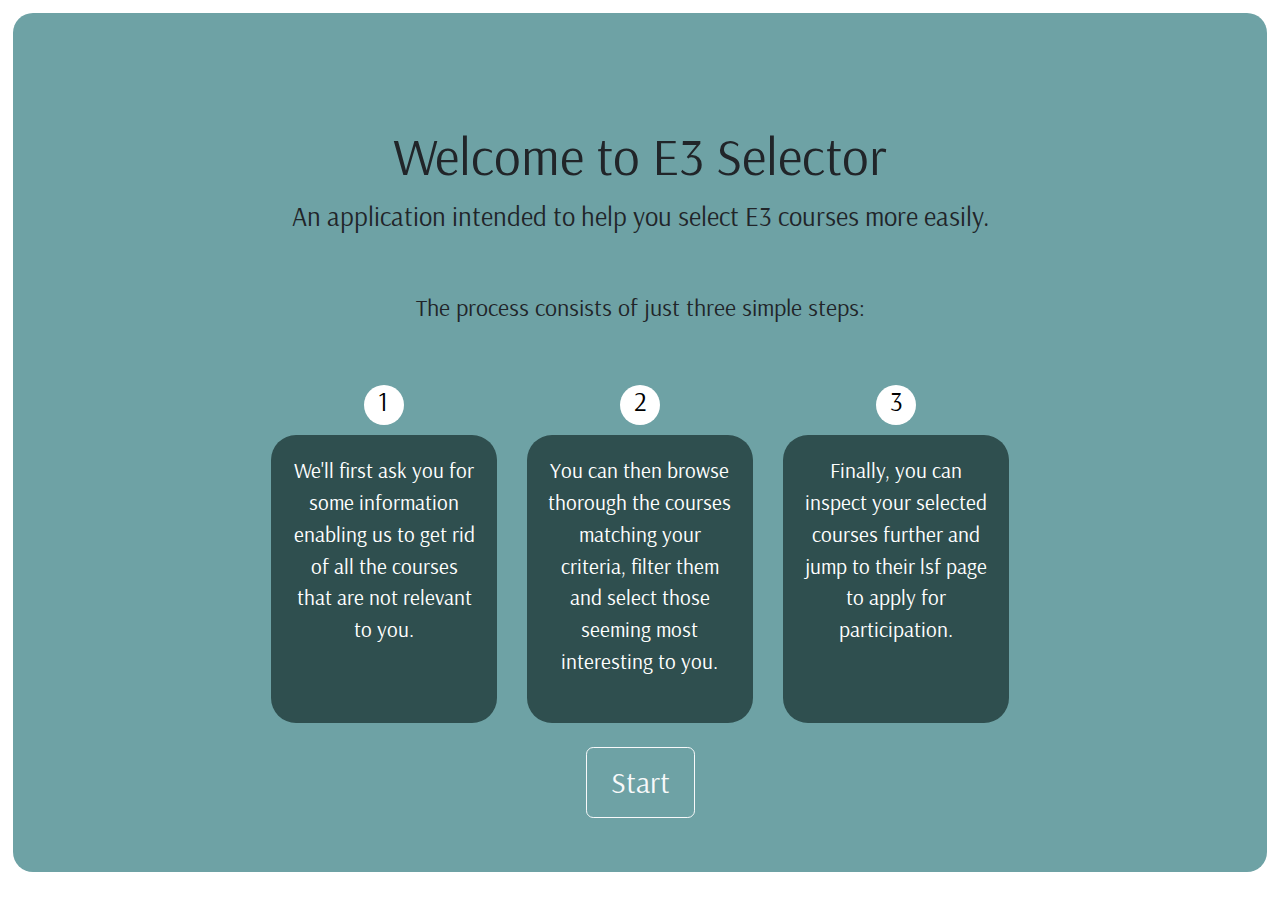
<file: index.html>
<!DOCTYPE html>
<html lang="en">
<head>
    <meta http-equiv="refresh" content="0; url=../Application/0-landing-page/landing-page.html"/>
    <title>E3 Selector</title>
</head>
<body>

</body>
</html>
</file>
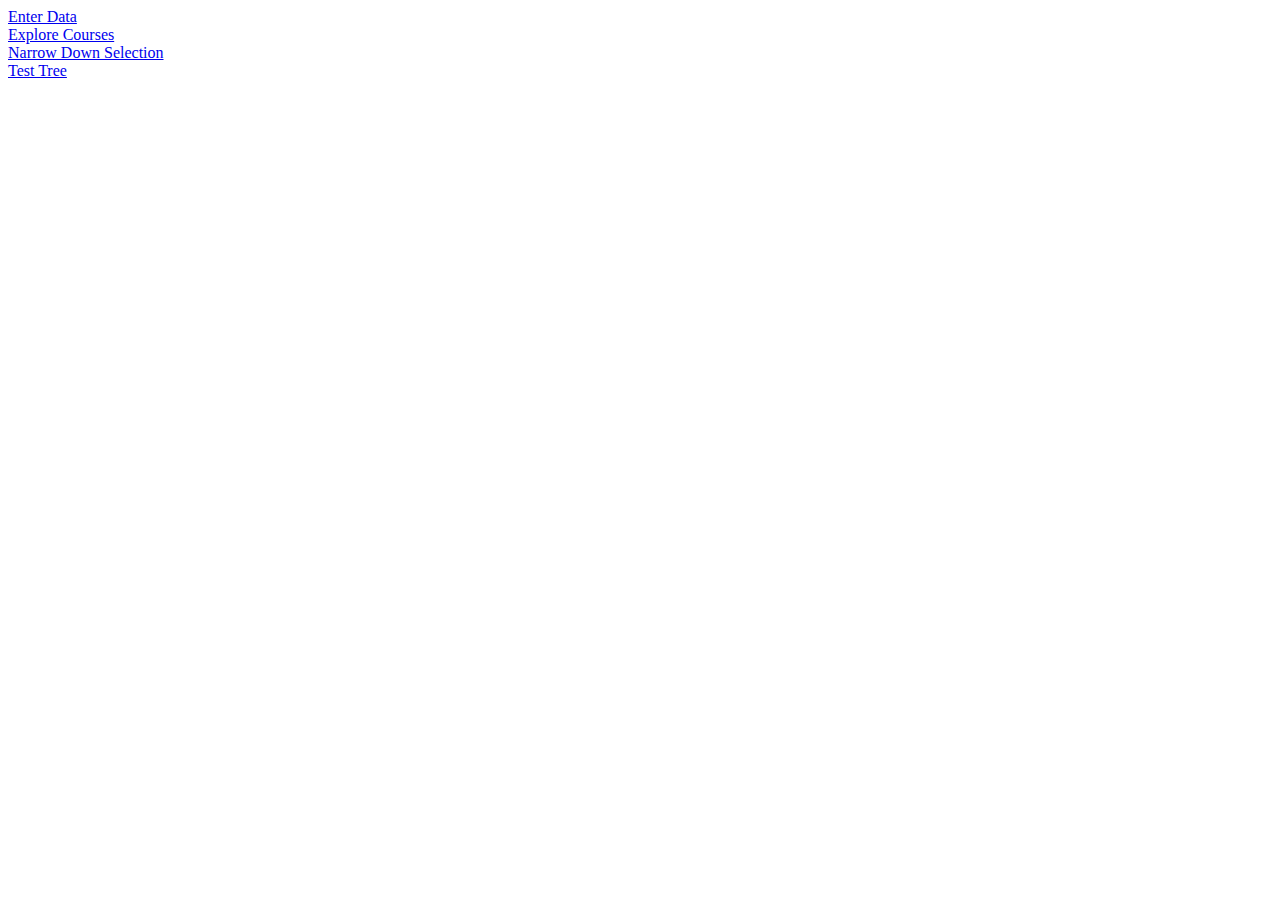
<file: LAVA_project/Application/old/index.html>
<!DOCTYPE html>
<html lang="en">
    <head>
		<!-- Required meta tags -->
        <meta charset="utf-8">
		
		<title>E3 Selector</title>
    </head>
    <body>
		<div style="display:block">
			<a href="page1.html">Enter Data</a>
		<div>
		<div style="display:block">
			<a href="page2.html">Explore Courses</a>
		<div>
		<div style="display:block">
			<a href="page3.html">Narrow Down Selection</a>
		<div>
        <div style="display:block">
			<a href="treev5.html">Test Tree</a>
		<div>
    </body>
</html>
</file>
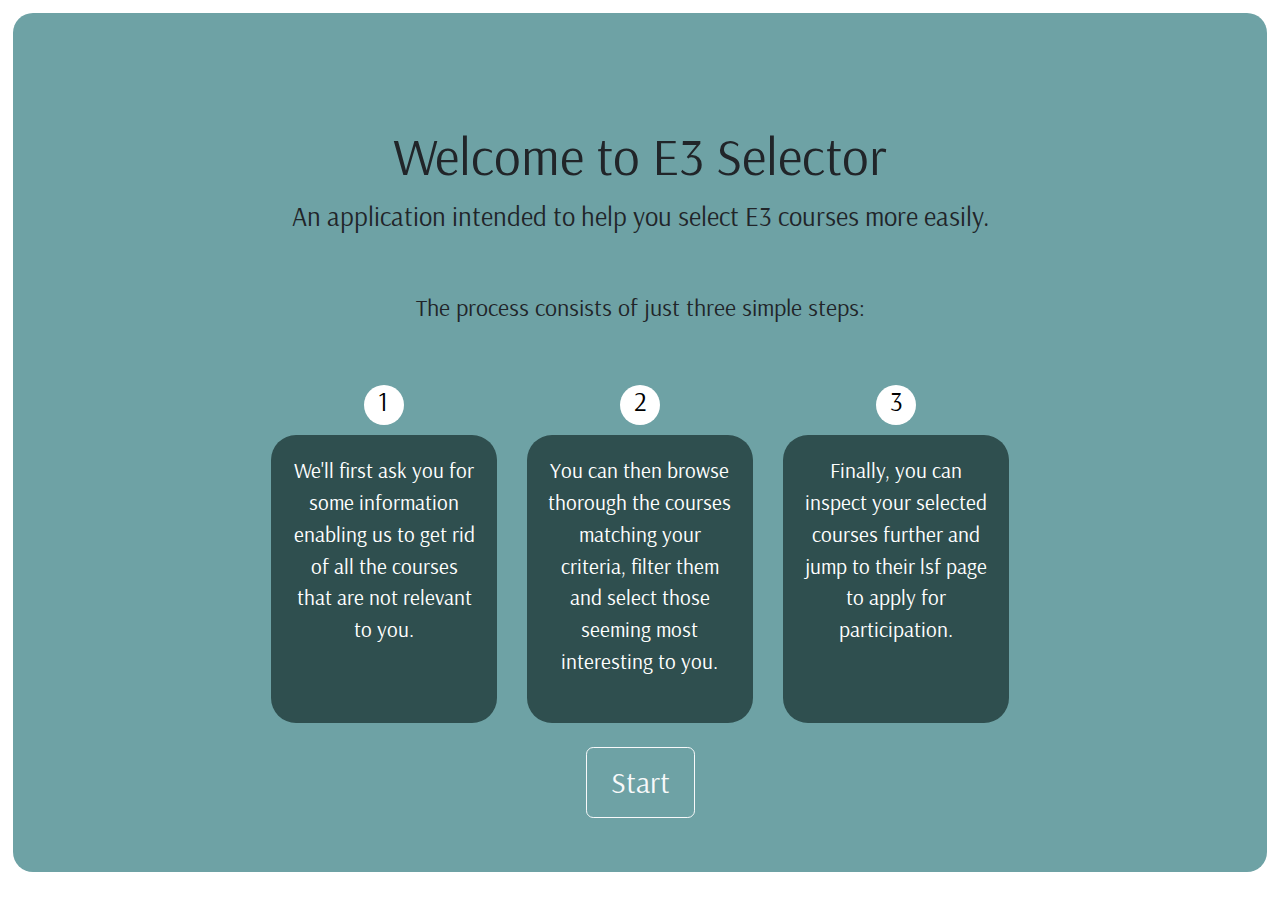
<file: Application/0-landing-page/landing-page.html>
<!DOCTYPE html>
<html lang="en">
<head>

    <meta charset="utf-8">
    <meta name="viewport" content="width=device-width, initial-scale=1, shrink-to-fit=no">
    
    <title>E3 Selector</title>
    <link rel="shortcut icon" href="../E3_icon.ico"/>

    <!-- CSS Files -->
    <link href='https://fonts.googleapis.com/css?family=Arsenal' rel='stylesheet'>
    <link rel="stylesheet" href="../scripts/bootstrap.min.css">
    <link rel="stylesheet" href="../0-landing-page/landing-page.css">

    <!-- JS Files -->
    <script type="text/javascript" src="../scripts/d3.min.js"></script>
    <script type="text/javascript" src="../scripts/dataStorage.js"></script>
        
</head>
<body>
    
    <div id='landingPage' class='centered'>
        <h1>Welcome to E3 Selector</h1>
        <h2 class='subtitle'>An application intended to help you select E3 courses more easily.</h2>
        <h3 class='subtitle'>The process consists of just three simple steps:</h3>
        <div class="smaller">
            <div class='row'>
                <div class='col-md-4 step'><p class='column'>
                    We'll first ask you for some information enabling us to get rid of all the courses that are not relevant to you. 
                </p></div>
                <div class='col-md-4 step'><p class='column'>
                    You can then browse thorough the courses matching your criteria, filter them and select those seeming most interesting to you.
                </p></div>
                <div class='col-md-4 step'><p class='column'>
                        Finally, you can inspect your selected courses further and jump to their lsf page to apply for participation.
                </p></div>
            </div>  
        </div> 
    <button class="btn btn-outline-light btn-lg" onclick="showFirstPage()" id="startButton" >Start</button>
    </div>

    <script>
    //Draw the steps describing the application
        stepIndex = [1, 2, 3];
        
        //Append circles
        d3.select('#landingPage')
            .selectAll('.col-md-4')
            .insert("svg", ":first-child")
            .attr('height', '40px')
            .attr('width', '40px')
            .append('g')
            .data(stepIndex)
            .append('circle')
            .attr('r', 20)
            .attr('cx', '50%')
            .attr('cy', '50%')
            .attr('fill', 'white');

        //Place text in circles
        d3.select('#landingPage')
            .selectAll('g')
            .append('text')
            .text(function (d) { return d; })
            .attr('x', '36%')
            .attr('y', '65%')
            .attr('style', 'font-color:black;font-size:20pt')

        function showFirstPage() {
            clearAll();
            window.location.href="../1-personal-information-page/personal-information-page.html"
        } 
    </script>
</body>
</html>
</file>
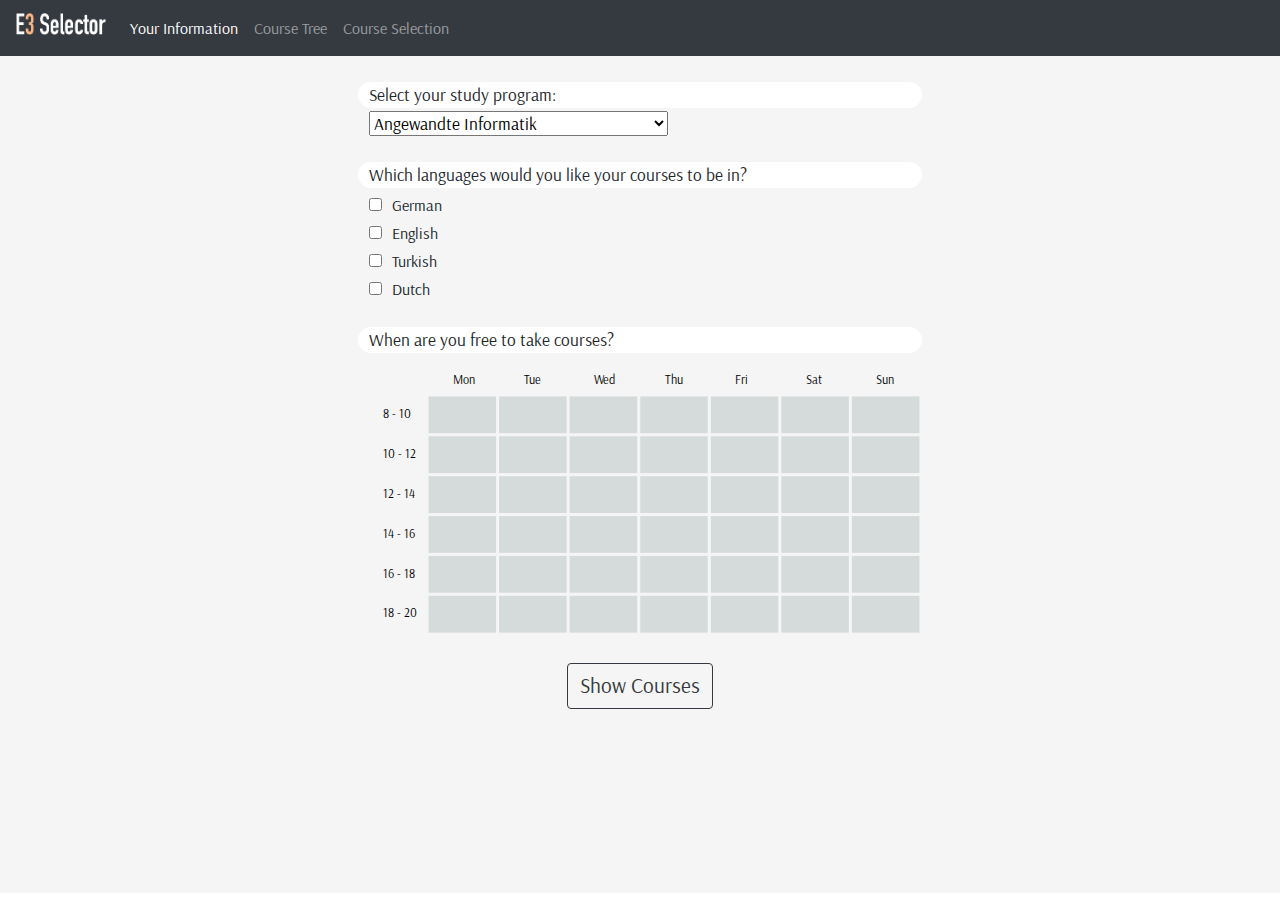
<file: Application/1-personal-information-page/personal-information-page.html>
<!DOCTYPE html>
<html lang="en">
<head>

    <meta charset="utf-8">
    <meta name="viewport" content="width=device-width, initial-scale=1, shrink-to-fit=no">
    
    <title>E3 Selector</title>
    <link rel="shortcut icon" href="../E3_icon.ico"/>

    <!-- CSS Files -->
    <link href='https://fonts.googleapis.com/css?family=Arsenal' rel='stylesheet'>
    <link rel="stylesheet" href="../scripts/bootstrap.min.css">
    <link rel="stylesheet" href="personal-information-page.css">

    <!-- JS Files -->
    <script type="text/javascript" src="../scripts/d3.min.js"></script> 
    <script type="text/javascript" src="../scripts/dataStorage.js"></script>

</head>
<body>
    
    <nav class="navbar navbar-expand-lg navbar-dark bg-dark fixed-top">
        <a class="navbar-brand" href="../0-landing-page/landing-page.html">
            <img src="../Logo.png" width="90" height="22" class="d-inline-block align-top" alt="">
        </a>
        <button class="navbar-toggler" type="button" data-toggle="collapse" data-target="#navbarNavAltMarkup" aria-controls="navbarNavAltMarkup" aria-expanded="false" aria-label="Toggle navigation">
            <span class="navbar-toggler-icon"></span>
        </button>
        <div class="collapse navbar-collapse" id="navbarNavAltMarkup">
            <div class="navbar-nav">
                <a class="nav-item nav-link active" href="../1-personal-information-page/personal-information-page.html">Your Information<span class="sr-only">(current)</span></a>
                <a class="nav-item nav-link" href="../2-course-tree-page/course-tree-page.html">Course Tree</a>         
                <a class="nav-item nav-link" href="../3-selection-page/selection-page.html">Course Selection</a>        
            </div>
        </div>
    </nav> 
    
    <div id="form">
        <div class = "selection">
            <p>Select your study program:</p>
            <select id=studyProgram>
                <option value="Angewandte Informatik">Angewandte Informatik</option>
                <option value="Bauingenieurwesen">Bauingenieurwesen</option>
                <option value="Elektrotechnik und Informationstechnik">Elektrotechnik und Informationstechnik</option>
                <option value="ISE">ISE</option>
                <option value="Komedia">Komedia</option>
                <option value="Maschinenbau">Maschinenbau</option>
                <option value="MedizinTechnik">Medizintechnik</option>
                <option value="Nano Engineering">Nano Engineering</option>
                <option value="Wirtschaftsingenieurwesen">Wirtschaftsingenieurwesen</option>
            </select>
        </div>
    
        <div class = "selection">
            <p>Which languages would you like your courses to be in?</p>
                <input type="checkbox" name="ok_languages" value="Deutsch" id="de" class="languageSelection">
                    <label for="de">German</label><br>
                <input type="checkbox" name="ok_languages" value="Englisch" id="en" class="languageSelection">
                    <label for="en">English</label><br>
                <input type="checkbox" name="ok_languages" value="Türkisch" id="tu" class="languageSelection">
                    <label for="tu">Turkish</label><br>
                <input type="checkbox" name="ok_languages" value="Niederländisch" id="nl" class="languageSelection">
                    <label for="nl">Dutch</label><br>
        </div>
    
        <div id="availability"  class="selection">
            <p>When are you free to take courses?</p>
        </div>
        <div class="centered">
        <button type="button" id="showNextPage" class="btn btn-outline-dark">Show Courses</button>
        </div>
    </div>
    
    <script type="text/javascript" src="personal-information-page.js"></script>
    <script src="../scripts/jquery-3.4.1.slim.min.js.css"></script>
    <script src="../scripts/bootstrap.min.js"></script>
</body>
</html>
</file>
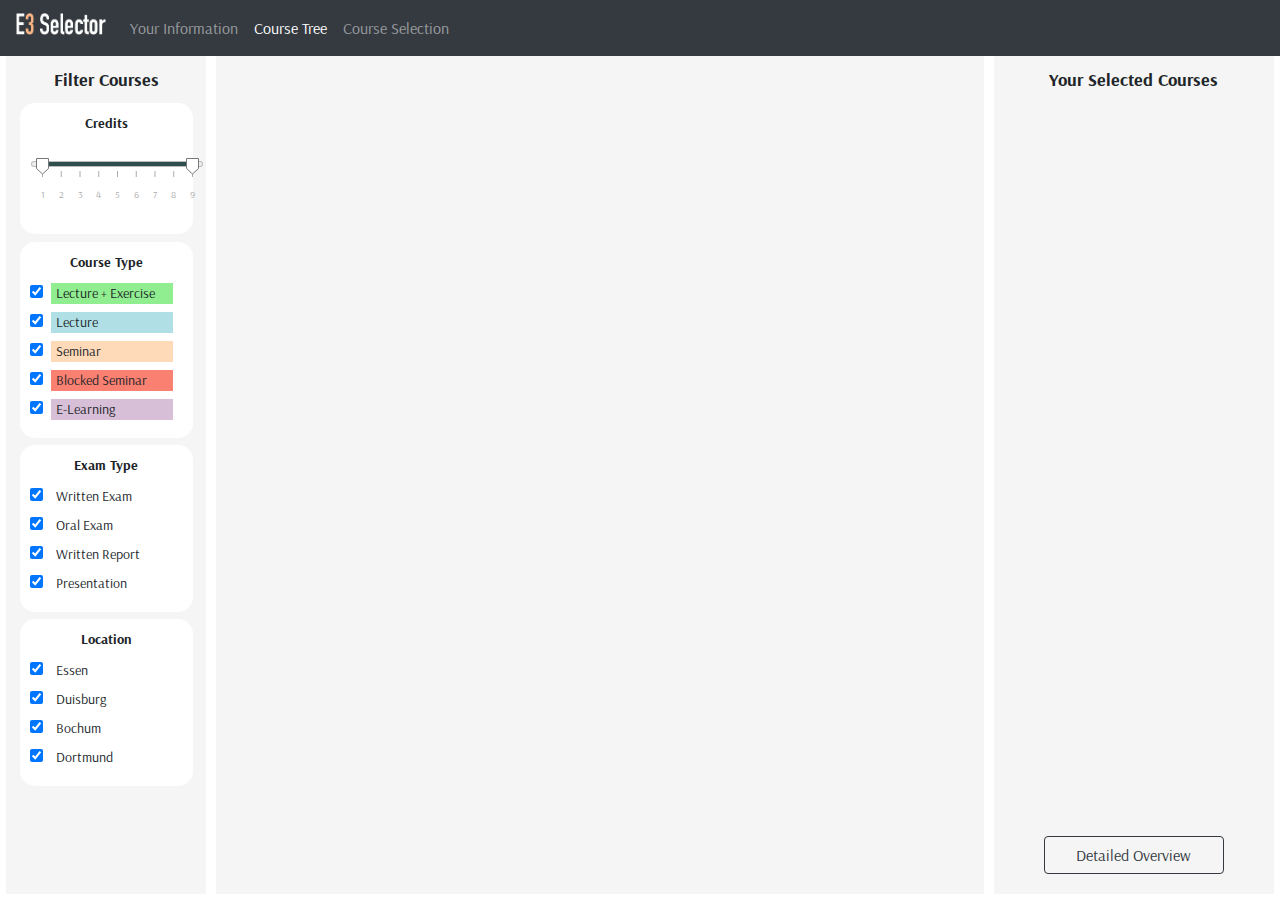
<file: Application/2-course-tree-page/course-tree-page.html>
<!DOCTYPE html>
<html lang="en">
<head>

    <meta charset="utf-8">
    <meta name="viewport" content="width=device-width, initial-scale=1, shrink-to-fit=no">
    
    <title>E3 Selector</title>
    <link rel="shortcut icon" href="../E3_icon.ico"/>

    <!-- CSS Files -->
    <link href='https://fonts.googleapis.com/css?family=Arsenal' rel='stylesheet'>
    <link rel="stylesheet" href="../scripts/bootstrap.min.css">
    <link rel="stylesheet" href="course-tree-page.css">

    <!-- JS Files -->
    <script type="text/javascript" src="../scripts/d3.min.js"></script>
    <script type="text/javascript" src="../scripts/slider.min.js.css"></script>
    <script type="text/javascript" src="../scripts/radarChart.js"></script>  
    <script type="text/javascript" src="../scripts/dataStorage.js"></script>
        
</head>
<body>
    <div id="page2">
        
        <nav class="navbar navbar-expand-lg navbar-dark bg-dark fixed-top">
            <a class="navbar-brand" href="../0-landing-page/landing-page.html">
                <img src="../Logo.png" width="90" height="22" class="d-inline-block align-top" alt="">
            </a>
            <button class="navbar-toggler" type="button" data-toggle="collapse" data-target="#navbarNavAltMarkup" aria-controls="navbarNavAltMarkup" aria-expanded="false" aria-label="Toggle navigation">
                <span class="navbar-toggler-icon"></span>
            </button>
            <div class="collapse navbar-collapse" id="navbarNavAltMarkup">
                <div class="navbar-nav">
                    <a class="nav-item nav-link" href="../1-personal-information-page/personal-information-page.html">Your Information</a>
                    <a class="nav-item nav-link active" href="../2-course-tree-page/course-tree-page.html">Course Tree<span class="sr-only">(current)</span></a>         
                    <a class="nav-item nav-link" href="../3-selection-page/selection-page.html">Course Selection</a>        
                </div>
            </div>
        </nav> 
        
        <div>
            <div id="leftPanel" class="panel">
                <p class="panelTitle caption">
                    Filter Courses
                </p>
                <div class="filterClass" style="background-color:white;">
                    <p class='caption'>Credits</p>
                    <div id="slider-range"></div>
                </div>
                <div style="background-color:white;" class="filterClass">
                    <p class='caption'>Course Type</p>
                    <input type="checkbox" name="Type" value="VL/Übung" id="lec_ex" class="courseTypeSelection">
                    <label for="lec_ex" style="background-color:lightgreen;">Lecture + Exercise</label><br>
                    <input type="checkbox" name="Type" value="Vorlesung" id="lec" class="courseTypeSelection">
                    <label for="lec" style="background-color:powderblue;">Lecture</label><br>
                    <input type="checkbox" name="Type" value="Seminar" id="sem" class="courseTypeSelection">
                    <label for="sem" style="background-color:peachpuff">Seminar</label><br>
                    <input type="checkbox" name="Type" value="Blockseminar" id="sem_bl" class="courseTypeSelection">
                    <label for="sem_bl" style=background-color:salmon>Blocked Seminar</label><br>
                    <input type="checkbox" name="Type" value="E-Learning" id="e_learn" class="courseTypeSelection">
                    <label for="e_learn" style="background-color:thistle">E-Learning</label><br>
                </div>
                <div style="background-color:white;" class="filterClass">
                    <p class='caption'>Exam Type</p>
                    <input type="checkbox" name="Exam" value="Klausur" id="exam" class="examSelection">
                    <label for="exam">Written Exam</label><br>
                    <input type="checkbox" name="Exam" value="Mündliche Prüfung" id="oral" class="examSelection">
                    <label for="oral">Oral Exam</label><br>
                    <input type="checkbox" name="Exam" value="Schriftliche Ausarbeitung" id="report" class="examSelection">
                    <label for="report">Written Report</label><br>
                    <input type="checkbox" name="Exam" value="Präsentation" id="presentation" class="examSelection">
                    <label for="presentation">Presentation</label><br>
                </div>
                <div style="background-color:white;" class="filterClass">
                    <p class='caption'>Location</p>
                    <input type="checkbox" name="Location" value="Essen" id="essen" class="locationSelection">
                    <label for="essen">Essen</label><br>
                    <input type="checkbox" name="Location" value="Duisburg" id="duisburg" class="locationSelection">
                    <label for="duisburg">Duisburg</label><br>
                    <input type="checkbox" name="Location" value="Bochum" id="bochum" class="locationSelection">
                    <label for="bochum">Bochum</label><br>
                    <input type="checkbox" name="Location" value="Dortmund" id="dortmund" class="locationSelection">
                    <label for="dortmund">Dortmund</label><br>
                </div>
            </div>

            <div id="middlePanel" class="panel">
                <svg id="treeSVG">
                </svg>
            </div>
            
            <div id="rightPanel" class="panel">
                <p class="panelTitle caption">
                    Your Selected Courses
                </p>
                <div id=selectedCoursesPanel>
                </div>
                <button type="button" class="btn btn-outline-dark" id="detailedViewButton">Detailed Overview</button>
            </div>  
        </div>
    </div>

    <script type="text/javascript" src="course-tree-page.js"></script>
    <script src="../scripts/jquery-3.4.1.slim.min.js.css"></script>
    <script src="../scripts/bootstrap.min.js"></script>
   
</body>
</html>
</file>
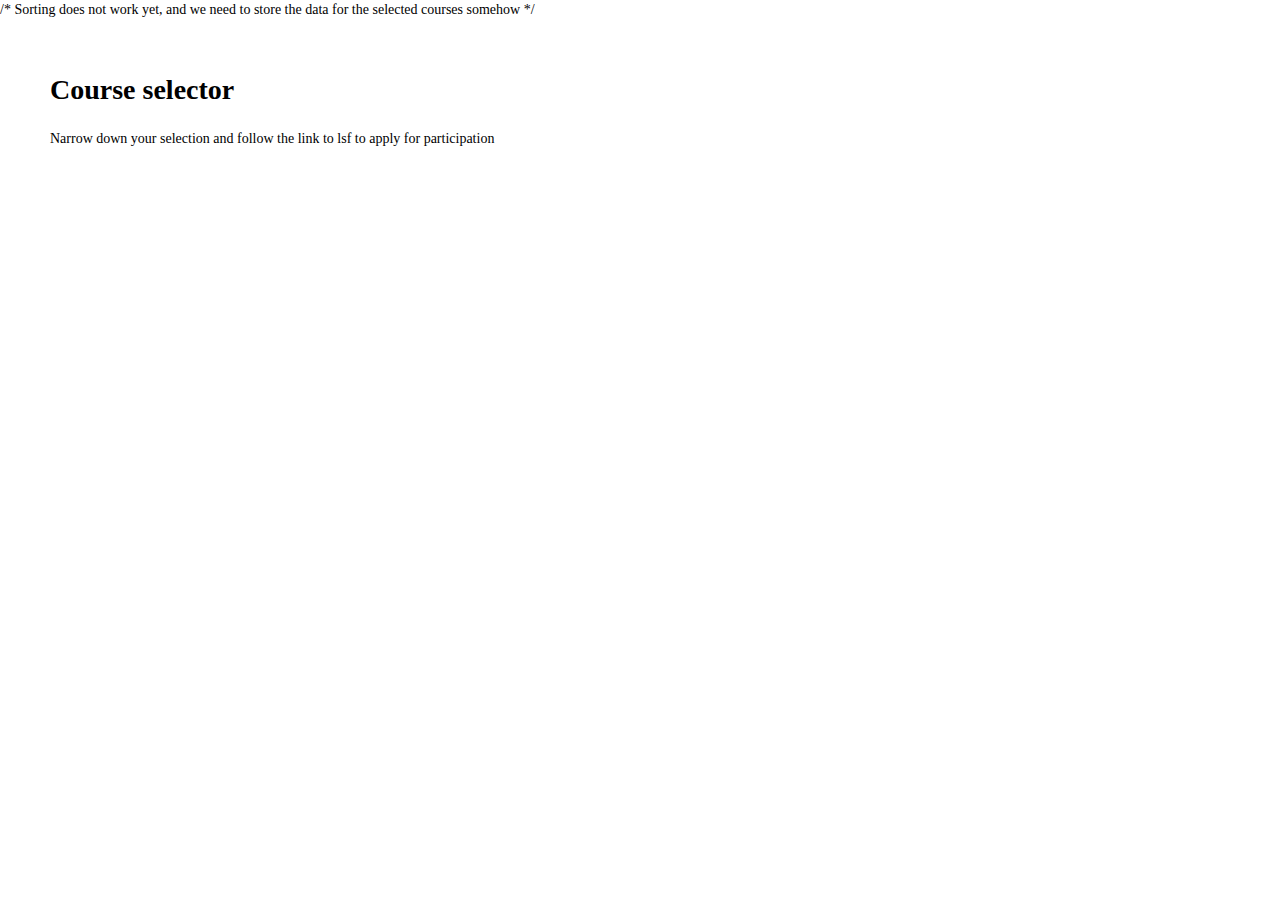
<file: LAVA_project/Application/page3.html>
<!DOCTYPE html>
<html>

    
    
<head>
    
    /* 
	Sorting does not work yet,
    and we need to store the data for the selected courses somehow
	*/
    
	<meta charset='UTF-8'>
	
	<title>E3 Selector: Manage your selected courses</title>
	
	<meta name="viewport" content="width=device-width, initial-scale=1.0">
	
	<!--[if !IE]><!-->
	<style>
	* { 
	  margin: 0; 
	  padding: 0; 
     }
     body { 
	   font: 14px/1.4 Georgia, Serif; 
     }
    #page-wrap {
	  margin: 50px;
    }
    p {
	 margin: 20px 0; 
    }

	/* 
	Generic Styling, for Desktops/Laptops 
	*/
	table { 
		width: 100%; 
		border-collapse: collapse; 
	}
	/* Zebra striping */
	tr:nth-of-type(odd) { 
		background: #eee; 
	}
	th { 
		background: #333; 
		color: white; 
		font-weight: bold; 
		cursor: s-resize;
		background-repeat: no-repeat;
        background-position: 3% center;
	}
	td, th { 
		padding: 6px; 
		border: 1px solid #ccc; 
		text-align: left; 
	}
	
	th.des:after {
      content: "\21E9";
    }
    
    th.aes:after {
      content: "\21E7";
    }
	
	/* 
	Max width before this PARTICULAR table gets nasty
	This query will take effect for any screen smaller than 760px
	and also iPads specifically.
	*/
	@media 
	only screen and (max-width: 760px),
	(min-device-width: 768px) and (max-device-width: 1024px)  {
	
		/* Force table to not be like tables anymore */
		table, thead, tbody, th, td, tr { 
			display: block; 
		}
		
		/* Hide table headers (but not display: none;, for accessibility) */
		thead tr { 
			position: absolute;
			top: -9999px;
			left: -9999px;
		}
		
		tr { border: 1px solid #ccc; }
		
		td { 
			/* Behave  like a "row" */
			border: none;
			border-bottom: 1px solid #eee; 
			position: relative;
			padding-left: 50%; 
		}
		
		td:before { 
			/* Now like a table header */
			position: absolute;
			/* Top/left values mimic padding */
			top: 6px;
			left: 6px;
			width: 45%; 
			padding-right: 10px; 
			white-space: nowrap;
		}
		
		/*
		Label the data
		*/
		td:before {
		  content: attr(data-th) ": ";
          font-weight: bold;
          width: 6.5em;
          display: inline-block;
		}
	}
	
	/* Smartphones (portrait and landscape) ----------- */
	@media only screen
	and (min-device-width : 320px)
	and (max-device-width : 480px) {
		body { 
			padding: 0; 
			margin: 0; 
			width: 320px; }
		}
	
	/* iPads (portrait and landscape) ----------- */
	@media only screen and (min-device-width: 768px) and (max-device-width: 1024px) {
		body { 
			width: 495px; 
		}
	}
	
	</style>
	<!--<![endif]-->

</head>

<body>

	<div id="page-wrap">

	<h1>Course selector</h1>
    
	<p>Narrow down your selection and follow the link to lsf to apply for participation</p>

	</div>
	<script type="text/javascript" src="https://d3js.org/d3.v3.min.js"></script>
	<script type="text/javascript">
	  d3.csv("e3_courses_reoccurrenceAndMyProf.csv", function(error, data) {
		  if (error) throw error;
		  
		  var sortAscending = true;
		  var table = d3.select('#page-wrap').append('table');
		  var titles = d3.keys(data[0]);
          titles = ["title","recommendation (0-100)","Credits","Veranstaltungsart","Leistungsnachweis_manual","Location","Sprache"];
		  var headers = table.append('thead').append('tr')
		                   .selectAll('th')
		                   .data(titles)
                           .enter()
		                   .append('th')
		                   .text(function (d) {
			                    return d;
		                    })
		                   .on('click', function (d) {
		                	   headers.attr('class', 'header');
		                	   
		                	   if (sortAscending) {
		                	     rows.sort(function(a, b) { return b[d] < a[d]; });
		                	     sortAscending = false;
		                	     this.className = 'aes';
		                	   } else {
		                		 rows.sort(function(a, b) { return b[d] > a[d]; });
		                		 sortAscending = true;
		                		 this.className = 'des';
		                	   }
		                	   
		                   });
		  
		  var rows = table.append('tbody').selectAll('tr')
		               .data(data).enter()
		               .append('tr');
		  rows.selectAll('td')
		    .data(function (d) {
		    	return titles.map(function (k) {
		    		return { 'value': d[k], 'name': k};
		    	});
		    }).enter()
		    .append('td')
		    .attr('data-th', function (d) {
		    	return d.name;
		    })
		    .text(function (d) {
		    	return d.value;
		    });
	  });
	</script>
</body>

</html>
</file>
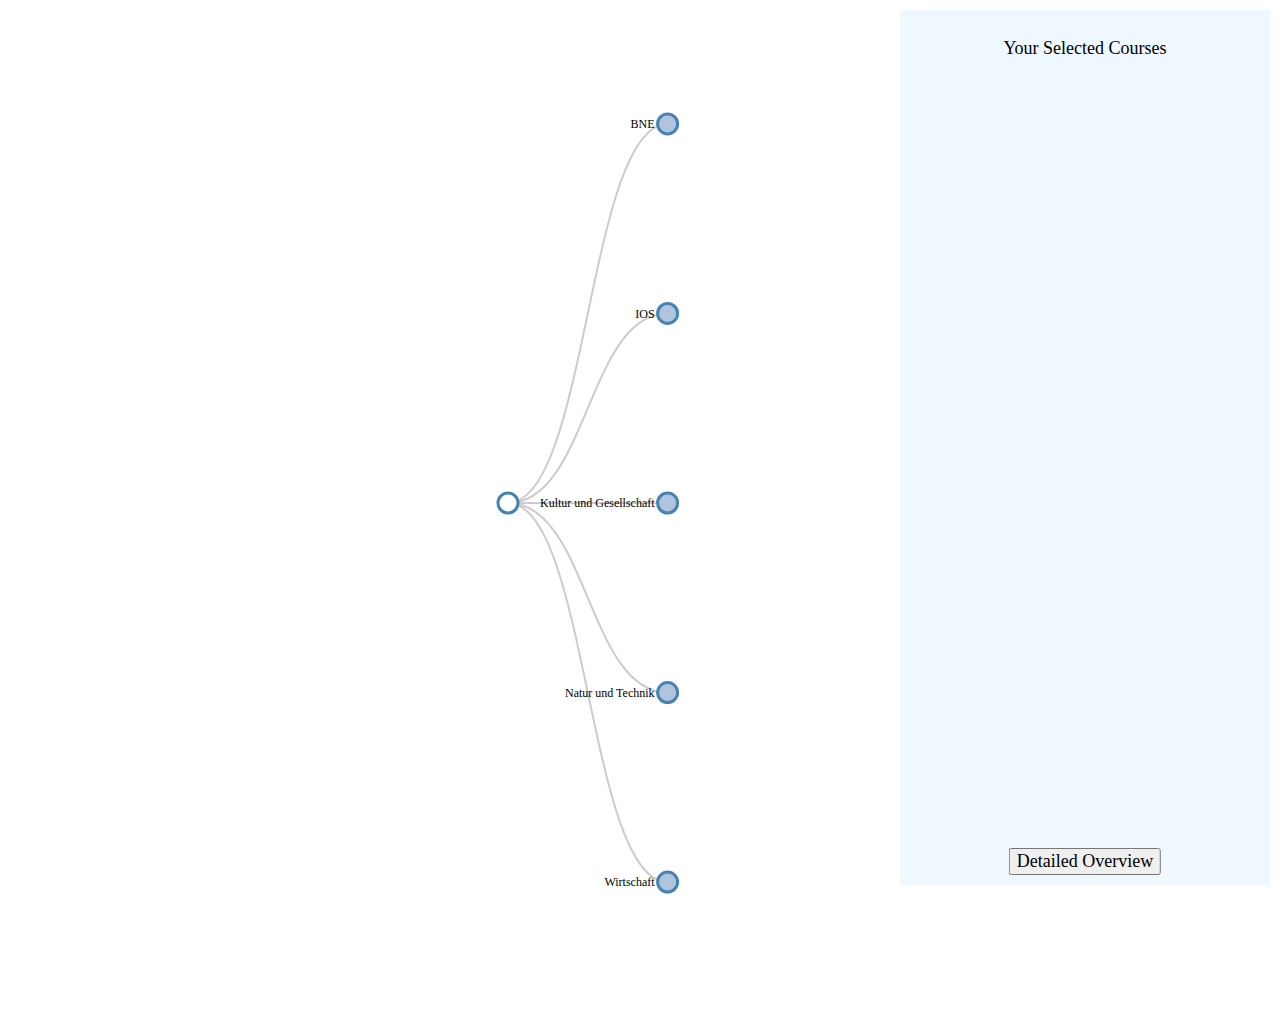
<file: LAVA_project/Application/treev5.html>
<meta charset="UTF-8">
<style>
    
.node circle {
  fill: #fff;
  stroke: steelblue;
  stroke-width: 3px;
}

.node text {
  font: 12px sans-serif;
  font-family: "Futura";  
}

.link {
  fill: none;
  stroke: #ccc;
  stroke-width: 2px;
}
 
#leftPanel    
{
   position:absolute;
   top:0;
   right:0;
    padding: 10px;
    margin: 10px;
    width: 350px;
    height: 95%;
        background-color: aliceblue;
}
    
.panelTitle{
    font-family: "Futura";  
    font-size: 18px;
    text-align: center;
}
    
#selectedCoursesPanel p{ 
    font-family: "Futura";  
    font-size: 12px;
    text-align: left;
    margin: 5px;
}
    
    #selectedCoursesPanel{

    }
    
#detailedViewButton{
    position: absolute;
    left: 50%;
    bottom: 10px;
    -webkit-transform: translateX(-50%);
    transform: translateX(-50%);
    }
    
.text{
/*    background-color: red;*/
    }

</style>

<body>
    
    <div id=leftPanel>
        <p class="panelTitle">
            Your Selected Courses
        </p>
        <div id=selectedCoursesPanel>
        </div>
        
        <button type="button" class="panelTitle" id="detailedViewButton">Detailed Overview</button>
        
    </div>   

<!-- load the d3.js library -->	
<script type="text/javascript" src="d3.min.js"></script>
<script>

//var treeData =
//  {
//    "title": "Top Level",
//    "children": [
//      { 
//        "title": "Level 2: A",
//        "children": [
//          { "title": "Son of A" },
//          { "title": "Daughter of A" }
//        ]
//      },
//      { "title": "Level 2: B" }
//    ]
//  };

    
var treeData;

d3.json('e3_courses_final.json').then(function (data) {
treeData = data;
    
  var selectedCourses = [];
    
// Set the dimensions and margins of the diagram
var margin = {top: 20, right: 90, bottom: 30, left: 90},
    width = 1400 - margin.left - margin.right,
    height = 1000 - margin.top - margin.bottom;

// append the svg object to the body of the page
// appends a 'group' element to 'svg'
// moves the 'group' element to the top left margin
var svg = d3.select("body").append("svg")
    .attr("width", width + margin.right + margin.left)
    .attr("height", height + margin.top + margin.bottom)
  .append("g")
    .attr("transform", "translate("
          + 500 + "," + margin.top + ")");
    
//        .attr("transform", "translate("
//          + margin.left + "," + margin.top + ")");
    
var selectionPanel = d3.select("#selectedCoursesPanel");
    
//var selectionPanel = d3.select("body").append("div")
//    .attr("id","selectedCoursesPanel");
//
//selectionPanel.append("p").text("Your selected courses:")
//    .attr("id","panelTitle")
//    .append("br");
    

var i = 0,
    duration = 750,
    root;

// declares a tree layout and assigns the size
var treemap = d3.tree().size([height, width]);

// Assigns parent, children, height, depth
root = d3.hierarchy(treeData, function(d) {
    
    return d.children; });
root.x0 = height / 2;
root.y0 = 0;

// Collapse after the second level
root.children.forEach(collapse);
    
update(root);
    

// Collapse the node and all it's children
 function collapse(d) {
   if(d.children) {
     d._children = d.children
     d._children.forEach(collapse)
     d.children = null
   }
 }
    
function update(source) {

  // Assigns the x and y position for the nodes
  var treeData = treemap(root);

  // Compute the new tree layout.
  var nodes = treeData.descendants(),
      links = treeData.descendants().slice(1);

  // Normalize for fixed-depth.
  nodes.forEach(function(d){ d.y = d.depth * 160});

  // ****************** Nodes section ***************************

  // Update the nodes...
  var node = svg.selectAll('g.node')
      .data(nodes, function(d) {
          return d.id || (d.id = ++i); });  

  // Enter any new nodes at the parent's previous position.
  var nodeEnter = node.enter().append('g')
      .attr('class', 'node')
      .attr("transform", function(d) {
        return "translate(" + source.y0 + "," + source.x0 + ")";
    })
    .on('click', click);

  // Add Circle for the nodes
  nodeEnter.append('circle')
      .attr('class', 'node')
      .attr('r', 1e-6)
      .style("fill", function(d) {
          return d._children ? "lightsteelblue" : "#fff";
      });

  // Add labels for the nodes     
    nodeEnter.append('text')
      .attr('class','node')
      .attr("dy", ".35em")
      .attr("x", function(d) {
          return d.children || d._children ? -13 : 13;
      })
      .attr("text-anchor", function(d) {
          return d.children || d._children ? "end" : "start";
      })
      .text(function(d) { return d.data.title; });
    
  // UPDATE
  var nodeUpdate = nodeEnter.merge(node);

  // Transition to the proper position for the node
  nodeUpdate.transition()
    .duration(duration)
    .attr("transform", function(d) { 
        return "translate(" + d.y + "," + d.x + ")";
     });

  // Update the node attributes and style
  nodeUpdate.select('circle.node')
    .attr('r', 10)
    .style("fill", function(d) {
        return d._children ? "lightsteelblue" : "#fff";
    })
    .attr('cursor', 'pointer');
    
nodeUpdate.select('text')
        .attr('style', function(d){
    
                var courseColor = "";
                switch(d.data.Veranstaltungsart) {
                  case "Seminar":
                    courseColor = "background-color: blue;";
                    break;
                  case "Vorlesung":
                    courseColor = "background-color: red;";
                    break;
                  default:
                    courseColor  = "background-color: white;";
                }
    
                if(selectedCourses.includes(d.data)){
                    return courseColor + "text-decoration:underline;font-weight:bold";
                }
                return courseColor;
        });

  // Remove any exiting nodes
  var nodeExit = node.exit().transition()
      .duration(duration)
      .attr("transform", function(d) {
          return "translate(" + source.y + "," + source.x + ")";
      })
      .remove();

  // On exit reduce the node circles size to 0
  nodeExit.select('circle')
    .attr('r', 1e-6);

  // On exit reduce the opacity of text labels
  nodeExit.select('text')
    .style('fill-opacity', 1e-6);

  // ****************** links section ***************************

  // Update the links...
  var link = svg.selectAll('path.link')
      .data(links, function(d) { return d.id; });

  // Enter any new links at the parent's previous position.
  var linkEnter = link.enter().insert('path', "g")
      .attr("class", "link")
      .attr('d', function(d){
        var o = {x: source.x0, y: source.y0}
        return diagonal(o, o)
      });
  
//   link.enter().insert('text', "g")
//    .attr("font-family", "Arial, Helvetica, sans-serif")
//    .attr("fill", "Orange")
//    .style("font", "normal 12px Arial")
//    .attr("transform", function(d) {
//      return "translate(" +
//      ((d.parent.y + d.y) / 2) + ',' + ((d.parent.x + d.x) / 2) + ")";
//    })   
//    .attr("dy", ".35em")
//    .attr("text-anchor", "middle")
//    .text(function(d) {
//      return d.data.title;
//    });

  // UPDATE
  var linkUpdate = linkEnter.merge(link);

  // Transition back to the parent element position
  linkUpdate.transition()
      .duration(duration)
      .attr('d', function(d){ return diagonal(d, d.parent) });

  // Remove any exiting links
  var linkExit = link.exit().transition()
      .duration(duration)
      .attr('d', function(d) {
        var o = {x: source.x, y: source.y}
        return diagonal(o, o)
      })
      .remove();

  // Store the old positions for transition.
  nodes.forEach(function(d){
    d.x0 = d.x;
    d.y0 = d.y;
  });

  // Creates a curved (diagonal) path from parent to the child nodes
  function diagonal(s, d) {

    path = `M ${s.y} ${s.x}
            C ${(s.y + d.y) / 2} ${s.x},
              ${(s.y + d.y) / 2} ${d.x},
              ${d.y} ${d.x}`

    return path
  }
    
  // Toggle children on click.
  function click(d) {
    //Treat leaves differently: these are selectable courses
    if(!d.children && !d._children){
        if(selectedCourses.includes(d.data)){
            var index = selectedCourses.indexOf(d.data);
            selectedCourses.splice(index,1);
        }
        else{
            selectedCourses.push(d.data);
        }       
    } 
    else{
    if (d.children) {
        d._children = d.children;
        d.children = null;
      } else {
        root.children.forEach(collapse);
        d.children = d._children;
        d._children = null;
      }
    }
    update(d);
  }
    
    var seminarColor="background-color: peachpuff";
    var blockSeminarColor="background-color: lemonchiffon";
    var lectureColor="background-color: powderblue";
    var lectureExerciseColor="background-color: lightgreen";
    var eLearningColor="background-color: thistle";
    
    
    function addToSelection(course) {
      selectionPanel.append('p')
      .attr('class', 'text')
      .text(course.title)
      .attr('style',function(d){
          switch(course.Veranstaltungsart) {
                  case "Seminar":
                    return seminarColor;
                    break;
                case "Blockseminar":
                    return blockSeminarColor;
                    break;
                  case "Vorlesung":
                    return lectureColor;
                    break;
                case "Vorlesung/Übung":
                    return lectureExerciseColor;
                    break;
                case "E-Learning":
                    return eLearningColor;
                    break;
                  default:
                    return "background-color: black;";
         }
      })
      .append("br");
        
//      selectionPanel.select('g.text')
//                .attr("style", function(d){   
//                var courseColor = "";
//                switch(d.Veransaltungsart) {
//                  case "Seminar":
//                    courseColor = "background-color: blue;";
//                    break;
//                  case "Vorlesung":
//                    courseColor = "background-color: red;";
//                    break;
//                  default:
//                    courseColor  = "background-color: green;";
//                }
//                return courseColor;
//        });

        
    }
   
//Refresh selection panel    
  selectionPanel.selectAll("p").remove();    
  selectedCourses.forEach(addToSelection);
    
    
    
}

            
              });

</script>
</body>
</file>
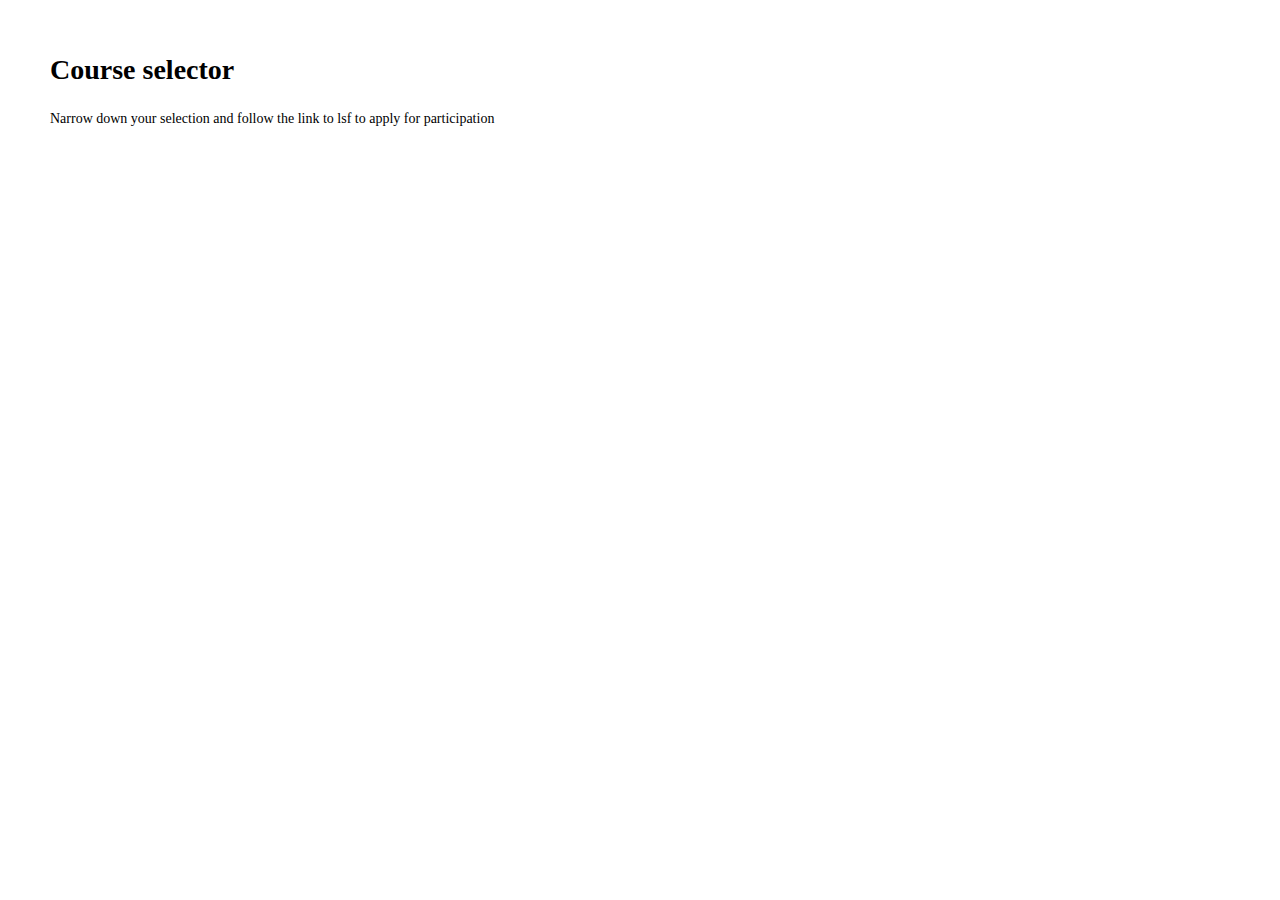
<file: LAVA_project/Application/old/page3.html>
<!DOCTYPE html>
<html>

    
    
<head>
    
	<meta charset='UTF-8'>
	
	<title>E3 Selector: Manage your selected courses</title>
	
	<meta name="viewport" content="width=device-width, initial-scale=1.0">
	
	<!--[if !IE]><!-->
	<style>
	* { 
	  margin: 0; 
	  padding: 0; 
     }
     body { 
	   font: 14px/1.4 Georgia, Serif; 
     }
    #page-wrap {
	  margin: 50px;
    }
    p {
	 margin: 20px 0; 
    }

	/* 
	Generic Styling, for Desktops/Laptops 
	*/
	table { 
		width: 100%; 
		border-collapse: collapse; 
	}
	/* Zebra striping */
	tr:nth-of-type(odd) { 
		background: #eee; 
	}
	th { 
		background: #333; 
		color: white; 
		font-weight: bold; 
		cursor: s-resize;
		background-repeat: no-repeat;
        background-position: 3% center;
	}
	td, th { 
		padding: 6px; 
		border: 1px solid #ccc; 
		text-align: left; 
	}
	
	th.des:after {
      content: "\21E9";
    }
    
    th.aes:after {
      content: "\21E7";
    }
	
	/* 
	Max width before this PARTICULAR table gets nasty
	This query will take effect for any screen smaller than 760px
	and also iPads specifically.
	*/
	@media 
	only screen and (max-width: 760px),
	(min-device-width: 768px) and (max-device-width: 1024px)  {
	
		/* Force table to not be like tables anymore */
		table, thead, tbody, th, td, tr { 
			display: block; 
		}
		
		/* Hide table headers (but not display: none;, for accessibility) */
		thead tr { 
			position: absolute;
			top: -9999px;
			left: -9999px;
		}
		
		tr { border: 1px solid #ccc; }
		
		td { 
			/* Behave  like a "row" */
			border: none;
			border-bottom: 1px solid #eee; 
			position: relative;
			padding-left: 50%; 
		}
		
		td:before { 
			/* Now like a table header */
			position: absolute;
			/* Top/left values mimic padding */
			top: 6px;
			left: 6px;
			width: 45%; 
			padding-right: 10px; 
			white-space: nowrap;
		}
		
		/*
		Label the data
		*/
		td:before {
		  content: attr(data-th) ": ";
          font-weight: bold;
          width: 6.5em;
          display: inline-block;
		}
	}
	
	/* Smartphones (portrait and landscape) ----------- */
	@media only screen
	and (min-device-width : 320px)
	and (max-device-width : 480px) {
		body { 
			padding: 0; 
			margin: 0; 
			width: 320px; }
		}
	
	/* iPads (portrait and landscape) ----------- */
	@media only screen and (min-device-width: 768px) and (max-device-width: 1024px) {
		body { 
			width: 495px; 
		}
	}
	
	</style>
	<!--<![endif]-->

</head>

<body>

	<div id="page-wrap">

	<h1>Course selector</h1>
    
	<p>Narrow down your selection and follow the link to lsf to apply for participation</p>

	</div>
	<script type="text/javascript" src="https://d3js.org/d3.v5.min.js"></script>
	<script type="text/javascript">
//	  d3.csv("e3_courses_reoccurrenceAndMyProf.csv", function(error, data) {
              d3.json('e3_courses_final.json').then(function (data) {
//		  if (error) throw error;
		  
		  var sortAscending = true;
		  var table = d3.select('#page-wrap').append('table');
		  var titles = d3.keys(data[0]);
          titles = ["title","recommendation (0-100)","Credits","Veranstaltungsart","Leistungsnachweis_manual","Location","Sprache"];
		  var headers = table.append('thead').append('tr')
		                   .selectAll('th')
		                   .data(titles)
                           .enter()
		                   .append('th')
		                   .text(function (d) {
			                    return d;
		                    })
		                   .on('click', function (d) {
		                	   headers.attr('class', 'header');
		                	   
		                	   if (sortAscending) {
		                	     rows.sort(function(a, b) { return b[d] < a[d]; });
		                	     sortAscending = false;
		                	     this.className = 'aes';
		                	   } else {
		                		 rows.sort(function(a, b) { return b[d] > a[d]; });
		                		 sortAscending = true;
		                		 this.className = 'des';
		                	   }
		                	   
		                   });
		  
		  var rows = table.append('tbody').selectAll('tr')
		               .data(data).enter()
		               .append('tr');
		  rows.selectAll('td')
		    .data(function (d) {
		    	return titles.map(function (k) {
		    		return { 'value': d[k], 'name': k};
		    	});
		    }).enter()
		    .append('td')
		    .attr('data-th', function (d) {
		    	return d.name;
		    })
		    .text(function (d) {
		    	return d.value;
		    });
	  });
	</script>
</body>

</html>
</file>
<file: Application/0-landing-page/landing-page.css>
*{
    font-family: Arsenal, Arial;
    font-size: 18pt;
}

h1{
    margin-top:8%;
    font-size: 40pt;
}

h2{
    font-size: 20pt;
}

h3{
    font-size: 18pt;
}

.subtitle{
    margin-bottom: 5%;
}

#landingPage{
    background: #6EA2A5;
    position:absolute;
    left:0;
    right:0;
    top:0;
    padding:1%;
    min-height: 95.5%;
    width:auto;
    margin:1%;
    border-radius: 20px;
}

.column{
    background-color: darkslategray;
    border-radius: 25px;
    color: white;
    padding:20px;
    margin-top:10px;
    font-size: 16pt;
    vertical-align: middle;
    height:85%;
}

.centered{
    margin-top:15px;
    text-align: center;
}

.smaller{
    width:60%;
    margin-left: auto;
    margin-right: auto;
}

button{
    margin-top: 2%;
    margin-bottom: 2%;
}
</file>
<file: Application/1-personal-information-page/personal-information-page.css>
*{
    font-family: Arsenal, Arial;
}

svg {
    width: 100%;
    height: 100%; 
}

label {
    font-size: 12pt;
    margin-left: 1%;
    margin-top:0.5%;
    margin-bottom: 0%;
}

input, select{
    font-size: 13pt;
    margin-left:2%;
    margin-right: 0%;
}

#form {
    background-color:whitesmoke;
    width: auto;
    padding:1%;
    position: absolute;
    left: 0;
    right: 0;
    margin-top: 0.5%;
    top:50px;
    min-height:93%;
}

.selection{
    margin-top:1%;
    margin-bottom:2%;
    font-size:13pt;
    width:45%;
    margin-left: auto;
    margin-right: auto;
    background-color: whitesmoke;
}

.selection p{
    background-color: white;
    border-radius: 20px;
    padding-left: 2%;
    margin-bottom: 0.5%;
}

.centered{
    margin-top: 1%;
    text-align: center;
}  

#showNextPage{
    font-size: 16pt;
}
</file>
<file: Application/2-course-tree-page/course-tree-page.css>
*{
    font-family: Arsenal, Arial;
}

/*Three column layout*/
.panel{
    top:50px;
    bottom:0;
    margin:0.5%;
    padding:10px;
    background-color: whitesmoke;
}

#leftPanel {
    position:absolute;
    width: 200px;
    left: 0;
    overflow-y:auto;
    font-size: 14px;
}

#middlePanel {
    position:absolute;
    left:210px;
    right:290px;
}

#rightPanel {
    position:absolute;
    width: 280px;
    right:0;
}

/*Panel headers & subheaders*/
.panelTitle { 
    font-size: 18px;
}

.caption{
    text-align: center;
    font-weight: bold;
    margin-bottom: 10px;
}

/*For left panel*/
#selectedCoursesPanel{
    overflow-y: auto; 
    width: 93%;
    position:absolute;
    top:50px;
    bottom:75px;
}

#selectedCoursesPanel p { 
    position:relative;
    font-size: 14px;
    text-align: left;
    margin: 9px;
    padding: 7px 15px 7px 10px;
    border-radius: 10px;
    background-color: white;
}

/*For checkboxes*/
.filterClass{
    border-radius: 15px;
    padding: 10px;
    margin:4% 2% 4% 2%;
}

.filterClass label{
    display: inline-block;
    width:80%;
    padding-left:5px;
    padding-right:5px;
    margin-left: 5px;
}

/*Tree Styling*/
svg.mainElement{
    height:100%;
    width:100%;
}

circle {
  stroke-width: 2px;
}

.link {
  fill: none;
  stroke: lightgray;
  stroke-width: 2px;
}

/*Button*/
#detailedViewButton {
    position: absolute;
    left: 50%;
    bottom: 20px;
    width:180px;
    transform: translateX(-50%);
}
</file>
